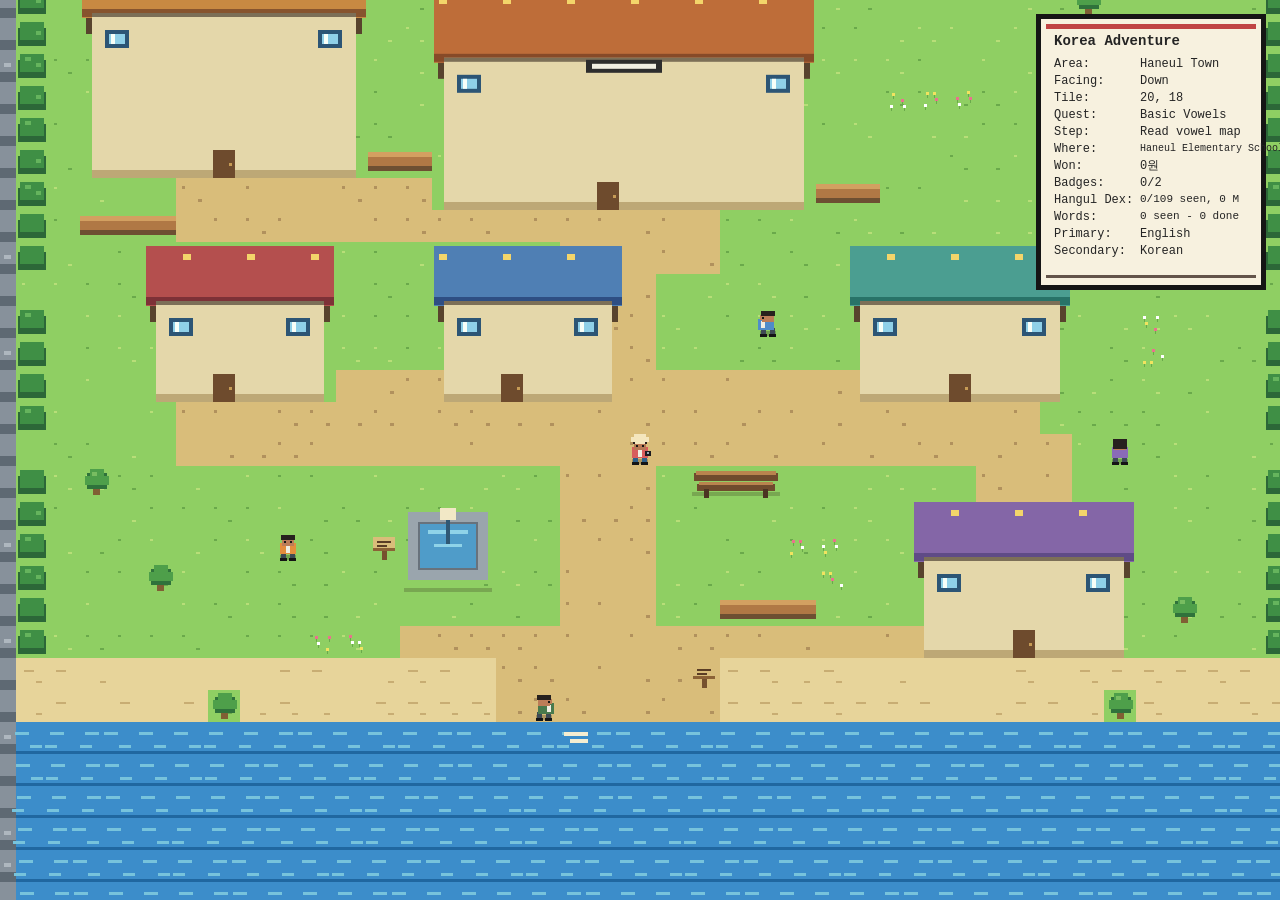
<file: index.html>
<!doctype html>
<html lang="en">
  <head>
    <meta charset="UTF-8" />
    <meta name="viewport" content="width=device-width, initial-scale=1.0" />
    <title>Korea Adventure</title>
    <link rel="stylesheet" href="src/styles.css" />
  </head>
  <body>
    <canvas id="game" aria-label="Korea Adventure town map" role="img"></canvas>
    <!-- CHAPTER PACKS -->
    <script src="data/drills/start-town.js"></script>
    <script src="data/drills/trail-1.js"></script>
    <script src="data/drills/town-2.js"></script>
    <script src="data/drills/trail-2.js"></script>
    <script src="data/drills/town-3.js"></script>
    <!-- STORY PACKS -->
    <!-- CORE ENGINE -->
    <script src="src/tts.js"></script>
    <script src="src/core/constants.js"></script>
    <script src="src/core/text.js"></script>
    <script src="src/core/audio.js"></script>
    <script src="src/core/speech.js"></script>
    <script src="src/core/hangul.js"></script>
    <script src="src/core/words.js"></script>
    <script src="src/core/drills.js"></script>
    <script src="src/core/quests.js"></script>
    <script src="src/core/economy.js"></script>
    <script src="src/core/save.js"></script>
    <script src="src/core/interactions.js"></script>
    <script src="src/world/helpers.js"></script>
    <!-- WORLD SCENES -->
    <script src="src/world/town1.js"></script>
    <script src="src/world/trail1.js"></script>
    <script src="src/world/town2.js"></script>
    <script src="src/world/trail2.js"></script>
    <script src="src/world/town3.js"></script>
    <!-- RENDERERS -->
    <script src="src/render/tiles.js"></script>
    <script src="src/render/objects.js"></script>
    <script src="src/render/buildings.js"></script>
    <script src="src/render/actors.js"></script>
    <!-- UI -->
    <script src="src/ui/widgets.js"></script>
    <script src="src/ui/panels.js"></script>
    <script src="src/ui/menus.js"></script>
    <script src="src/core/loop.js"></script>
  </body>
</html>
</file>
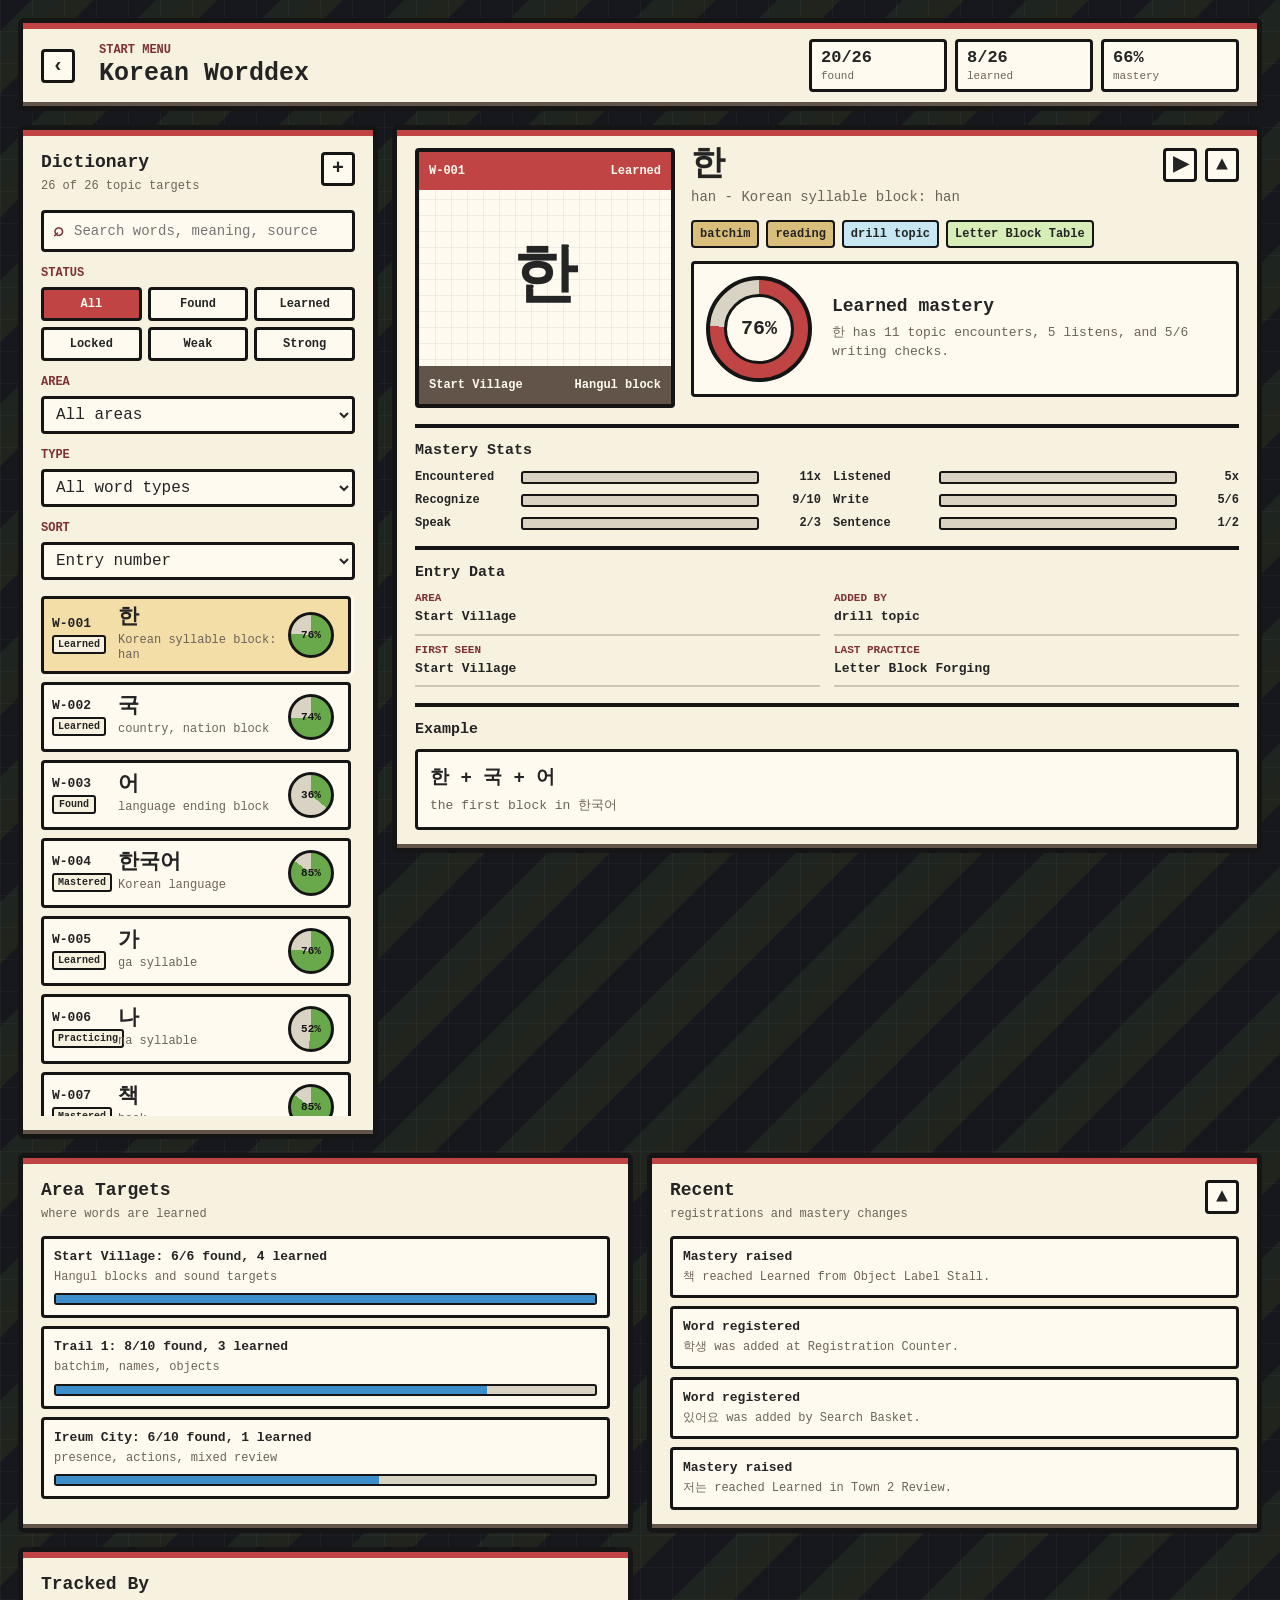
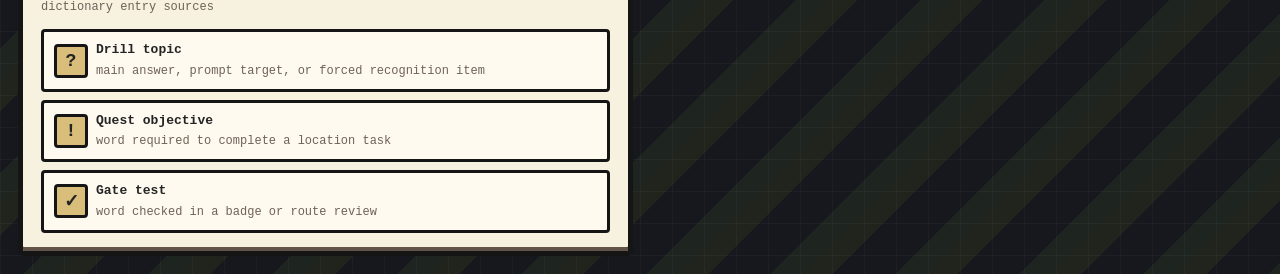
<file: dictionary-prototype.html>
<!doctype html>
<html lang="en">
  <head>
    <meta charset="UTF-8" />
    <meta name="viewport" content="width=device-width, initial-scale=1.0" />
    <title>Korea Adventure Dictionary Prototype</title>
    <style>
      :root {
        --void: #111217;
        --ink: #151515;
        --text: #242424;
        --muted: #6d6258;
        --panel: #f7f1df;
        --paper: #fffaf0;
        --accent: #c04444;
        --accent-dark: #7d3137;
        --line: #63544a;
        --grass: #6aa94b;
        --grass-light: #8fcf63;
        --water: #3c8dca;
        --gold: #d9bd7a;
        --stone: #87919b;
        --radius: 6px;
        --font: "Courier New", "Malgun Gothic", "Segoe UI", monospace;
      }

      * {
        box-sizing: border-box;
      }

      html,
      body {
        width: 100%;
        min-height: 100%;
        margin: 0;
      }

      body {
        color: var(--text);
        font-family: var(--font);
        background:
          linear-gradient(90deg, rgba(255, 250, 240, 0.03) 1px, transparent 1px),
          linear-gradient(0deg, rgba(255, 250, 240, 0.03) 1px, transparent 1px),
          repeating-linear-gradient(
            135deg,
            #17181d 0 22px,
            #1e2420 22px 44px,
            #20241d 44px 66px,
            #17181d 66px 88px
          );
        background-size:
          32px 32px,
          32px 32px,
          auto;
      }

      button,
      input,
      select {
        font: inherit;
      }

      button {
        color: inherit;
      }

      .shell {
        width: min(1500px, 100%);
        min-height: 100vh;
        margin: 0 auto;
        padding: 18px;
        display: grid;
        grid-template-rows: auto 1fr;
        gap: 14px;
      }

      .topBar,
      .panel {
        border: 5px solid var(--ink);
        border-radius: var(--radius);
        background: var(--panel);
        box-shadow:
          inset 0 6px 0 var(--accent),
          inset 0 -4px 0 var(--line);
      }

      .topBar {
        min-height: 82px;
        padding: 16px 18px 14px;
        display: grid;
        grid-template-columns: 42px minmax(190px, 1fr) auto;
        gap: 16px;
        align-items: center;
      }

      .titleBlock {
        min-width: 0;
      }

      .eyebrow {
        display: block;
        margin-bottom: 3px;
        color: var(--accent-dark);
        font-size: 12px;
        font-weight: 700;
        text-transform: uppercase;
      }

      h1,
      h2,
      h3,
      p {
        margin: 0;
      }

      h1 {
        font-size: 25px;
        line-height: 1.1;
        overflow-wrap: anywhere;
      }

      h2 {
        font-size: 18px;
        line-height: 1.15;
      }

      h3 {
        font-size: 15px;
        line-height: 1.2;
      }

      .iconButton {
        width: 34px;
        height: 34px;
        padding: 0;
        display: grid;
        place-items: center;
        border: 3px solid var(--ink);
        border-radius: 4px;
        background: var(--paper);
        font-size: 20px;
        font-weight: 700;
        line-height: 1;
        cursor: pointer;
      }

      .iconButton:hover,
      .iconButton:focus-visible {
        background: var(--gold);
        outline: 3px solid var(--paper);
        outline-offset: 2px;
      }

      .summaryStrip {
        display: grid;
        grid-template-columns: repeat(3, minmax(92px, 1fr));
        gap: 8px;
        min-width: min(430px, 45vw);
      }

      .summaryItem {
        min-height: 40px;
        padding: 7px 9px;
        border: 3px solid var(--ink);
        border-radius: 4px;
        background: var(--paper);
      }

      .summaryItem strong {
        display: block;
        font-size: 17px;
        line-height: 1;
      }

      .summaryItem span {
        display: block;
        margin-top: 4px;
        color: var(--muted);
        font-size: 11px;
      }

      .workspace {
        display: grid;
        grid-template-columns: minmax(294px, 355px) minmax(420px, 1fr) minmax(260px, 315px);
        gap: 14px;
        align-items: start;
      }

      .panel {
        min-width: 0;
        padding: 18px;
      }

      .indexPanel,
      .detailPanel,
      .progressColumn {
        min-height: calc(100vh - 132px);
      }

      .progressColumn {
        display: grid;
        gap: 14px;
      }

      .panelHeader {
        display: flex;
        justify-content: space-between;
        align-items: flex-start;
        gap: 12px;
        padding-top: 4px;
      }

      .panelMeta {
        margin-top: 5px;
        color: var(--muted);
        font-size: 12px;
        line-height: 1.35;
      }

      .searchBox {
        min-height: 42px;
        margin-top: 16px;
        display: grid;
        grid-template-columns: 28px 1fr;
        align-items: center;
        border: 3px solid var(--ink);
        border-radius: 4px;
        background: var(--paper);
      }

      .searchBox span {
        display: grid;
        place-items: center;
        color: var(--accent-dark);
        font-size: 18px;
        font-weight: 700;
      }

      .searchBox input {
        width: 100%;
        min-width: 0;
        height: 100%;
        border: 0;
        outline: 0;
        background: transparent;
        color: var(--text);
        font-size: 14px;
      }

      .controlGroup {
        margin-top: 14px;
      }

      .controlLabel {
        display: block;
        margin-bottom: 7px;
        color: var(--accent-dark);
        font-size: 12px;
        font-weight: 700;
        text-transform: uppercase;
      }

      .segmented {
        display: grid;
        grid-template-columns: repeat(3, minmax(0, 1fr));
        gap: 6px;
      }

      .segmentButton,
      .selectControl {
        min-height: 34px;
        border: 3px solid var(--ink);
        border-radius: 4px;
        background: var(--paper);
        cursor: pointer;
      }

      .segmentButton {
        padding: 6px 6px;
        font-size: 12px;
        font-weight: 700;
      }

      .segmentButton[aria-pressed="true"] {
        background: var(--accent);
        color: var(--paper);
      }

      .selectControl {
        width: 100%;
        min-width: 0;
        padding: 6px 8px;
        color: var(--text);
      }

      .entryList {
        margin-top: 16px;
        display: grid;
        gap: 8px;
        max-height: calc(100vh - 474px);
        min-height: 230px;
        overflow: auto;
        padding-right: 4px;
      }

      .entryRow {
        width: 100%;
        min-height: 70px;
        padding: 8px;
        display: grid;
        grid-template-columns: 58px minmax(0, 1fr) 52px;
        gap: 8px;
        align-items: center;
        border: 3px solid var(--ink);
        border-radius: 4px;
        background: var(--paper);
        text-align: left;
        cursor: pointer;
      }

      .entryRow:hover,
      .entryRow:focus-visible,
      .entryRow.isSelected {
        background: #f3dea8;
        outline: 2px solid var(--paper);
        outline-offset: 1px;
      }

      .entryRow.isLocked {
        color: #595959;
        background: #d9d3c4;
      }

      .entryNumber {
        display: grid;
        gap: 4px;
        justify-items: start;
      }

      .entryNumber strong {
        font-size: 13px;
      }

      .miniStatus {
        min-width: 44px;
        padding: 2px 4px;
        border: 2px solid var(--ink);
        border-radius: 3px;
        background: var(--panel);
        font-size: 10px;
        font-weight: 700;
        text-align: center;
      }

      .entryWord {
        min-width: 0;
      }

      .entryWord strong {
        display: block;
        font-size: 21px;
        line-height: 1.05;
        overflow-wrap: anywhere;
      }

      .entryWord span {
        display: block;
        margin-top: 4px;
        color: var(--muted);
        font-size: 12px;
        line-height: 1.25;
        overflow-wrap: anywhere;
      }

      .miniMeter {
        width: 46px;
        height: 46px;
        display: grid;
        place-items: center;
        border: 3px solid var(--ink);
        border-radius: 50%;
        background:
          conic-gradient(var(--grass) var(--score), #d9d3c4 0),
          var(--paper);
        color: var(--ink);
        font-size: 11px;
        font-weight: 700;
      }

      .emptyState {
        padding: 18px;
        border: 3px solid var(--ink);
        border-radius: 4px;
        background: var(--paper);
        color: var(--muted);
        line-height: 1.35;
      }

      .detailPanel {
        display: grid;
        gap: 16px;
      }

      .detailTop {
        display: grid;
        grid-template-columns: minmax(190px, 260px) minmax(0, 1fr);
        gap: 16px;
        align-items: stretch;
      }

      .wordSeal {
        min-height: 260px;
        display: grid;
        grid-template-rows: auto 1fr auto;
        border: 4px solid var(--ink);
        border-radius: 4px;
        background:
          linear-gradient(90deg, rgba(21, 21, 21, 0.06) 1px, transparent 1px),
          linear-gradient(0deg, rgba(21, 21, 21, 0.06) 1px, transparent 1px),
          var(--paper);
        background-size: 16px 16px;
      }

      .sealHeader,
      .sealFooter {
        min-height: 38px;
        padding: 8px 10px;
        display: flex;
        justify-content: space-between;
        align-items: center;
        gap: 8px;
        background: var(--accent);
        color: var(--paper);
        font-size: 12px;
        font-weight: 700;
      }

      .sealGlyph {
        display: grid;
        place-items: center;
        padding: 18px;
      }

      .sealGlyph strong {
        font-size: 64px;
        line-height: 1;
        text-align: center;
        overflow-wrap: anywhere;
      }

      .sealFooter {
        background: var(--line);
      }

      .wordOverview {
        min-width: 0;
        display: grid;
        align-content: start;
        gap: 13px;
      }

      .wordTitle {
        display: flex;
        align-items: flex-start;
        justify-content: space-between;
        gap: 12px;
      }

      .wordTitleText {
        min-width: 0;
      }

      .wordTitle h2 {
        font-size: 34px;
        line-height: 1.05;
        overflow-wrap: anywhere;
      }

      .wordTitle p {
        margin-top: 4px;
        color: var(--muted);
        font-size: 14px;
        line-height: 1.35;
      }

      .detailActions {
        display: flex;
        gap: 8px;
        flex-wrap: wrap;
        justify-content: flex-end;
      }

      .badgeLine {
        display: flex;
        flex-wrap: wrap;
        gap: 7px;
      }

      .badge {
        min-height: 26px;
        padding: 5px 7px;
        border: 2px solid var(--ink);
        border-radius: 4px;
        background: var(--gold);
        font-size: 12px;
        font-weight: 700;
      }

      .badge.isCool {
        background: #c7e7f2;
      }

      .badge.isGreen {
        background: #d7edb8;
      }

      .badge.isGrey {
        background: #d9d3c4;
      }

      .masteryBlock {
        display: grid;
        grid-template-columns: 112px minmax(0, 1fr);
        gap: 14px;
        align-items: center;
        padding: 12px;
        border: 3px solid var(--ink);
        border-radius: 4px;
        background: var(--paper);
      }

      .masteryDial {
        width: 106px;
        height: 106px;
        display: grid;
        place-items: center;
        border: 4px solid var(--ink);
        border-radius: 50%;
        background:
          conic-gradient(var(--accent) var(--score), var(--gold) 0 75%, #d9d3c4 0),
          var(--paper);
      }

      .masteryDial span {
        width: 70px;
        height: 70px;
        display: grid;
        place-items: center;
        border: 3px solid var(--ink);
        border-radius: 50%;
        background: var(--paper);
        font-size: 20px;
        font-weight: 700;
      }

      .masteryCopy {
        min-width: 0;
        display: grid;
        gap: 8px;
      }

      .masteryCopy strong {
        font-size: 18px;
      }

      .masteryCopy span {
        color: var(--muted);
        font-size: 13px;
        line-height: 1.4;
        overflow-wrap: anywhere;
      }

      .detailSection {
        border-top: 4px solid var(--ink);
        padding-top: 14px;
      }

      .sectionHeader {
        margin-bottom: 10px;
        display: flex;
        justify-content: space-between;
        align-items: center;
        gap: 8px;
      }

      .statList {
        display: grid;
        grid-template-columns: repeat(2, minmax(0, 1fr));
        gap: 9px 12px;
      }

      .statRow {
        min-width: 0;
        display: grid;
        grid-template-columns: 98px minmax(0, 1fr) 54px;
        gap: 8px;
        align-items: center;
      }

      .statLabel {
        min-width: 0;
        font-size: 12px;
        font-weight: 700;
        overflow-wrap: anywhere;
      }

      .barTrack {
        height: 13px;
        border: 2px solid var(--ink);
        border-radius: 3px;
        background: #d9d3c4;
        overflow: hidden;
      }

      .barFill {
        width: var(--value);
        height: 100%;
        background: var(--grass);
      }

      .statValue {
        font-size: 12px;
        font-weight: 700;
        text-align: right;
      }

      .factsGrid {
        display: grid;
        grid-template-columns: repeat(2, minmax(0, 1fr));
        gap: 8px 14px;
      }

      .factItem {
        min-width: 0;
        padding-bottom: 8px;
        border-bottom: 2px solid rgba(99, 84, 74, 0.28);
      }

      .factItem span {
        display: block;
        color: var(--accent-dark);
        font-size: 11px;
        font-weight: 700;
        text-transform: uppercase;
      }

      .factItem strong {
        display: block;
        margin-top: 4px;
        font-size: 13px;
        line-height: 1.35;
        overflow-wrap: anywhere;
      }

      .exampleBox {
        padding: 12px;
        border: 3px solid var(--ink);
        border-radius: 4px;
        background: var(--paper);
      }

      .exampleBox strong {
        display: block;
        margin-bottom: 6px;
        font-size: 19px;
        overflow-wrap: anywhere;
      }

      .exampleBox span {
        color: var(--muted);
        font-size: 13px;
        line-height: 1.35;
      }

      .areaList,
      .eventList,
      .targetList {
        display: grid;
        gap: 8px;
        margin-top: 14px;
      }

      .areaButton {
        width: 100%;
        padding: 10px;
        border: 3px solid var(--ink);
        border-radius: 4px;
        background: var(--paper);
        text-align: left;
        cursor: pointer;
      }

      .areaButton:hover,
      .areaButton:focus-visible {
        background: #f3dea8;
        outline: 2px solid var(--paper);
        outline-offset: 1px;
      }

      .areaButton strong,
      .eventItem strong,
      .targetItem strong {
        display: block;
        font-size: 13px;
        line-height: 1.25;
      }

      .areaButton span,
      .eventItem span,
      .targetItem span {
        display: block;
        margin-top: 4px;
        color: var(--muted);
        font-size: 12px;
        line-height: 1.35;
      }

      .areaMeter {
        height: 12px;
        margin-top: 8px;
        border: 2px solid var(--ink);
        border-radius: 3px;
        background: #d9d3c4;
        overflow: hidden;
      }

      .areaMeter div {
        width: var(--value);
        height: 100%;
        background: var(--water);
      }

      .eventItem,
      .targetItem {
        padding: 10px;
        border: 3px solid var(--ink);
        border-radius: 4px;
        background: var(--paper);
      }

      .targetItem {
        display: grid;
        grid-template-columns: 34px minmax(0, 1fr);
        gap: 8px;
        align-items: center;
      }

      .targetIcon {
        width: 34px;
        height: 34px;
        display: grid;
        place-items: center;
        border: 3px solid var(--ink);
        border-radius: 4px;
        background: var(--gold);
        font-size: 18px;
        font-weight: 700;
      }

      .toastRegion {
        position: fixed;
        right: 18px;
        bottom: 18px;
        z-index: 5;
        width: min(360px, calc(100vw - 36px));
        display: grid;
        gap: 10px;
        pointer-events: none;
      }

      .toast {
        padding: 12px 14px;
        border: 5px solid var(--ink);
        border-radius: var(--radius);
        background: var(--paper);
        box-shadow:
          inset 0 5px 0 var(--accent),
          0 6px 0 rgba(0, 0, 0, 0.25);
        animation: toastIn 180ms ease-out;
      }

      .toast strong {
        display: block;
        font-size: 14px;
      }

      .toast span {
        display: block;
        margin-top: 5px;
        color: var(--muted);
        font-size: 12px;
        line-height: 1.35;
      }

      @keyframes toastIn {
        from {
          transform: translateY(12px);
          opacity: 0;
        }

        to {
          transform: translateY(0);
          opacity: 1;
        }
      }

      @media (max-width: 1320px) {
        .workspace {
          grid-template-columns: minmax(294px, 360px) minmax(0, 1fr);
        }

        .progressColumn {
          grid-column: 1 / -1;
          min-height: auto;
          grid-template-columns: repeat(2, minmax(0, 1fr));
        }

        .indexPanel,
        .detailPanel {
          min-height: auto;
        }

        .entryList {
          max-height: 520px;
        }
      }

      @media (max-width: 820px) {
        .shell {
          padding: 10px;
        }

        .topBar,
        .workspace,
        .detailTop,
        .progressColumn,
        .statList,
        .factsGrid {
          grid-template-columns: 1fr;
        }

        .topBar {
          gap: 10px;
        }

        .summaryStrip {
          min-width: 0;
          grid-template-columns: repeat(3, minmax(0, 1fr));
        }

        .detailActions {
          justify-content: flex-start;
        }

        .wordSeal {
          min-height: 210px;
        }

        .wordTitle {
          display: grid;
        }

        .masteryBlock {
          grid-template-columns: 1fr;
          justify-items: start;
        }
      }

      @media (max-width: 520px) {
        .summaryStrip,
        .segmented {
          grid-template-columns: 1fr;
        }

        .entryRow {
          grid-template-columns: 52px minmax(0, 1fr);
        }

        .miniMeter {
          grid-column: 1 / -1;
          width: 100%;
          height: 28px;
          border-radius: 4px;
          background:
            linear-gradient(90deg, var(--grass) var(--score), #d9d3c4 0),
            var(--paper);
        }

        .statRow {
          grid-template-columns: 84px minmax(0, 1fr) 46px;
        }

        .wordTitle h2 {
          font-size: 28px;
        }
      }
    </style>
  </head>
  <body>
    <main class="shell">
      <header class="topBar" aria-label="Start menu dictionary">
        <button class="iconButton" type="button" title="Back" aria-label="Back">‹</button>
        <div class="titleBlock">
          <span class="eyebrow">Start Menu</span>
          <h1>Korean Worddex</h1>
        </div>
        <div class="summaryStrip" aria-label="Dictionary summary">
          <div class="summaryItem">
            <strong id="summaryFound">0</strong>
            <span>found</span>
          </div>
          <div class="summaryItem">
            <strong id="summaryLearned">0</strong>
            <span>learned</span>
          </div>
          <div class="summaryItem">
            <strong id="summaryMastery">0%</strong>
            <span>mastery</span>
          </div>
        </div>
      </header>

      <section class="workspace">
        <aside class="panel indexPanel" aria-label="Dictionary index">
          <div class="panelHeader">
            <div>
              <h2>Dictionary</h2>
              <p class="panelMeta" id="filterSummary">0 topic targets</p>
            </div>
            <button class="iconButton" id="simulateNew" type="button" title="Register sample word" aria-label="Register sample word">+</button>
          </div>

          <label class="searchBox">
            <span aria-hidden="true">⌕</span>
            <input id="searchInput" type="search" placeholder="Search words, meaning, source" autocomplete="off" />
          </label>

          <div class="controlGroup">
            <span class="controlLabel">Status</span>
            <div class="segmented" aria-label="Status filter">
              <button class="segmentButton" type="button" data-status="all" aria-pressed="true">All</button>
              <button class="segmentButton" type="button" data-status="found" aria-pressed="false">Found</button>
              <button class="segmentButton" type="button" data-status="learned" aria-pressed="false">Learned</button>
              <button class="segmentButton" type="button" data-status="locked" aria-pressed="false">Locked</button>
              <button class="segmentButton" type="button" data-status="weak" aria-pressed="false">Weak</button>
              <button class="segmentButton" type="button" data-status="strong" aria-pressed="false">Strong</button>
            </div>
          </div>

          <div class="controlGroup">
            <label class="controlLabel" for="areaFilter">Area</label>
            <select class="selectControl" id="areaFilter">
              <option value="all">All areas</option>
            </select>
          </div>

          <div class="controlGroup">
            <label class="controlLabel" for="categoryFilter">Type</label>
            <select class="selectControl" id="categoryFilter">
              <option value="all">All word types</option>
            </select>
          </div>

          <div class="controlGroup">
            <label class="controlLabel" for="sortControl">Sort</label>
            <select class="selectControl" id="sortControl">
              <option value="number">Entry number</option>
              <option value="masteryDesc">Highest mastery</option>
              <option value="masteryAsc">Lowest mastery</option>
              <option value="encounters">Most encountered</option>
              <option value="newest">Newest found</option>
              <option value="az">A to Z</option>
            </select>
          </div>

          <div class="entryList" id="entryList" aria-label="Word entries"></div>
        </aside>

        <section class="panel detailPanel" id="detailPanel" aria-label="Selected word detail"></section>

        <aside class="progressColumn">
          <section class="panel" aria-label="Area targets">
            <div class="panelHeader">
              <div>
                <h2>Area Targets</h2>
                <p class="panelMeta">where words are learned</p>
              </div>
            </div>
            <div class="areaList" id="areaList"></div>
          </section>

          <section class="panel" aria-label="Recent registrations">
            <div class="panelHeader">
              <div>
                <h2>Recent</h2>
                <p class="panelMeta">registrations and mastery changes</p>
              </div>
              <button class="iconButton" id="improveSelected" type="button" title="Improve selected word" aria-label="Improve selected word">▲</button>
            </div>
            <div class="eventList" id="eventList"></div>
          </section>

          <section class="panel" aria-label="Registration targets">
            <div class="panelHeader">
              <div>
                <h2>Tracked By</h2>
                <p class="panelMeta">dictionary entry sources</p>
              </div>
            </div>
            <div class="targetList">
              <div class="targetItem">
                <div class="targetIcon">?</div>
                <div>
                  <strong>Drill topic</strong>
                  <span>main answer, prompt target, or forced recognition item</span>
                </div>
              </div>
              <div class="targetItem">
                <div class="targetIcon">!</div>
                <div>
                  <strong>Quest objective</strong>
                  <span>word required to complete a location task</span>
                </div>
              </div>
              <div class="targetItem">
                <div class="targetIcon">✓</div>
                <div>
                  <strong>Gate test</strong>
                  <span>word checked in a badge or route review</span>
                </div>
              </div>
            </div>
          </section>
        </aside>
      </section>
    </main>

    <div class="toastRegion" id="toastRegion" aria-live="polite" aria-atomic="false"></div>

    <script>
      (() => {
        const areas = [
          { id: "start", name: "Start Village", focus: "Hangul blocks and sound targets" },
          { id: "trail1", name: "Trail 1", focus: "batchim, names, objects" },
          { id: "town2", name: "Ireum City", focus: "presence, actions, mixed review" },
        ];

        const entries = [
          {
            id: 1,
            word: "한",
            reading: "han",
            meaning: "Korean syllable block: han",
            type: "Hangul block",
            area: "start",
            source: "Letter Block Table",
            trigger: "drill topic",
            status: "learned",
            firstSeen: "Start Village",
            lastSeen: "Letter Block Forging",
            example: "한 + 국 + 어",
            exampleMeaning: "the first block in 한국어",
            tags: ["batchim", "reading"],
            practice: {
              encounters: 11,
              listen: 5,
              recognize: { correct: 9, attempts: 10 },
              write: { correct: 5, attempts: 6 },
              speak: { correct: 2, attempts: 3 },
              sentence: { correct: 1, attempts: 2 },
            },
          },
          {
            id: 2,
            word: "국",
            reading: "guk",
            meaning: "country, nation block",
            type: "Hangul block",
            area: "start",
            source: "Letter Block Table",
            trigger: "drill topic",
            status: "learned",
            firstSeen: "Start Village",
            lastSeen: "Letter Block Forging",
            example: "한국어",
            exampleMeaning: "Korean language",
            tags: ["batchim", "reading"],
            practice: {
              encounters: 10,
              listen: 4,
              recognize: { correct: 8, attempts: 9 },
              write: { correct: 5, attempts: 6 },
              speak: { correct: 2, attempts: 3 },
              sentence: { correct: 1, attempts: 2 },
            },
          },
          {
            id: 3,
            word: "어",
            reading: "eo",
            meaning: "language ending block",
            type: "Hangul block",
            area: "start",
            source: "Letter Block Table",
            trigger: "drill topic",
            status: "found",
            firstSeen: "Start Village",
            lastSeen: "Letter Block Forging",
            example: "한국어",
            exampleMeaning: "Korean language",
            tags: ["open syllable", "reading"],
            practice: {
              encounters: 4,
              listen: 2,
              recognize: { correct: 3, attempts: 5 },
              write: { correct: 1, attempts: 3 },
              speak: { correct: 1, attempts: 2 },
              sentence: { correct: 0, attempts: 1 },
            },
          },
          {
            id: 4,
            word: "한국어",
            reading: "hangugeo",
            meaning: "Korean language",
            type: "Word",
            area: "start",
            source: "Letter Block Table",
            trigger: "drill topic",
            status: "learned",
            firstSeen: "Start Village",
            lastSeen: "Town 2 Review Table",
            example: "저는 한국어를 배워요.",
            exampleMeaning: "I learn Korean.",
            tags: ["word", "identity"],
            practice: {
              encounters: 12,
              listen: 8,
              recognize: { correct: 10, attempts: 11 },
              write: { correct: 5, attempts: 7 },
              speak: { correct: 3, attempts: 4 },
              sentence: { correct: 3, attempts: 4 },
            },
          },
          {
            id: 5,
            word: "가",
            reading: "ga",
            meaning: "ga syllable",
            type: "Hangul sound",
            area: "start",
            source: "Sound Fountain",
            trigger: "drill topic",
            status: "learned",
            firstSeen: "Start Village",
            lastSeen: "Sound Fountain",
            example: "가 / 카 / 까",
            exampleMeaning: "sound contrast set",
            tags: ["sound", "open syllable"],
            practice: {
              encounters: 15,
              listen: 11,
              recognize: { correct: 14, attempts: 15 },
              write: { correct: 7, attempts: 8 },
              speak: { correct: 5, attempts: 6 },
              sentence: { correct: 0, attempts: 0 },
            },
          },
          {
            id: 6,
            word: "나",
            reading: "na",
            meaning: "na syllable",
            type: "Hangul sound",
            area: "start",
            source: "Sound Fountain",
            trigger: "drill topic",
            status: "found",
            firstSeen: "Start Village",
            lastSeen: "Sound Fountain",
            example: "가 / 나 / 다 / 라",
            exampleMeaning: "basic sound set",
            tags: ["sound", "open syllable"],
            practice: {
              encounters: 6,
              listen: 5,
              recognize: { correct: 4, attempts: 6 },
              write: { correct: 2, attempts: 3 },
              speak: { correct: 1, attempts: 2 },
              sentence: { correct: 0, attempts: 0 },
            },
          },
          {
            id: 7,
            word: "책",
            reading: "chaek",
            meaning: "book",
            type: "Noun",
            area: "trail1",
            source: "Object Label Stall",
            trigger: "drill topic",
            status: "learned",
            firstSeen: "Trail 1",
            lastSeen: "Ireum City Review",
            example: "이건 책이에요.",
            exampleMeaning: "This is a book.",
            tags: ["object", "batchim"],
            practice: {
              encounters: 14,
              listen: 7,
              recognize: { correct: 12, attempts: 14 },
              write: { correct: 8, attempts: 10 },
              speak: { correct: 3, attempts: 4 },
              sentence: { correct: 6, attempts: 7 },
            },
          },
          {
            id: 8,
            word: "물",
            reading: "mul",
            meaning: "water",
            type: "Noun",
            area: "trail1",
            source: "Object Label Stall",
            trigger: "drill topic",
            status: "learned",
            firstSeen: "Trail 1",
            lastSeen: "Ireum City Search Basket",
            example: "물을 마셔요.",
            exampleMeaning: "drinks water",
            tags: ["object", "batchim"],
            practice: {
              encounters: 16,
              listen: 9,
              recognize: { correct: 15, attempts: 16 },
              write: { correct: 9, attempts: 11 },
              speak: { correct: 4, attempts: 5 },
              sentence: { correct: 7, attempts: 8 },
            },
          },
          {
            id: 9,
            word: "가방",
            reading: "gabang",
            meaning: "bag",
            type: "Noun",
            area: "trail1",
            source: "Object Label Stall",
            trigger: "quest objective",
            status: "found",
            firstSeen: "Trail 1",
            lastSeen: "Lost-and-found check",
            example: "가방이 없어요.",
            exampleMeaning: "The bag is missing.",
            tags: ["object", "presence"],
            practice: {
              encounters: 7,
              listen: 4,
              recognize: { correct: 5, attempts: 7 },
              write: { correct: 2, attempts: 5 },
              speak: { correct: 1, attempts: 2 },
              sentence: { correct: 2, attempts: 4 },
            },
          },
          {
            id: 10,
            word: "사과",
            reading: "sagwa",
            meaning: "apple",
            type: "Noun",
            area: "trail1",
            source: "Object Label Stall",
            trigger: "drill topic",
            status: "found",
            firstSeen: "Trail 1",
            lastSeen: "Action Practice Sign",
            example: "사과를 먹어요.",
            exampleMeaning: "eats an apple",
            tags: ["object", "food"],
            practice: {
              encounters: 6,
              listen: 3,
              recognize: { correct: 4, attempts: 6 },
              write: { correct: 2, attempts: 4 },
              speak: { correct: 1, attempts: 2 },
              sentence: { correct: 2, attempts: 4 },
            },
          },
          {
            id: 11,
            word: "문",
            reading: "mun",
            meaning: "door",
            type: "Noun",
            area: "trail1",
            source: "Batchim Bridge",
            trigger: "gate test",
            status: "locked",
            firstSeen: "",
            lastSeen: "",
            example: "저건 문이에요.",
            exampleMeaning: "That over there is a door.",
            tags: ["object", "batchim"],
            practice: emptyPractice(),
          },
          {
            id: 12,
            word: "집",
            reading: "jip",
            meaning: "house",
            type: "Noun",
            area: "trail1",
            source: "Batchim Bridge",
            trigger: "gate test",
            status: "locked",
            firstSeen: "",
            lastSeen: "",
            example: "저건 집이에요.",
            exampleMeaning: "That over there is a house.",
            tags: ["object", "batchim"],
            practice: emptyPractice(),
          },
          {
            id: 13,
            word: "저는",
            reading: "jeoneun",
            meaning: "I, as the topic",
            type: "Grammar chunk",
            area: "trail1",
            source: "Name Card Board",
            trigger: "drill topic",
            status: "learned",
            firstSeen: "Trail 1",
            lastSeen: "Town 2 Review Table",
            example: "저는 민수예요.",
            exampleMeaning: "I am Minsu.",
            tags: ["topic", "sentence chunk"],
            practice: {
              encounters: 18,
              listen: 6,
              recognize: { correct: 16, attempts: 18 },
              write: { correct: 7, attempts: 9 },
              speak: { correct: 4, attempts: 5 },
              sentence: { correct: 9, attempts: 10 },
            },
          },
          {
            id: 14,
            word: "민수",
            reading: "Minsu",
            meaning: "name: Minsu",
            type: "Name",
            area: "trail1",
            source: "Name Card Board",
            trigger: "drill topic",
            status: "found",
            firstSeen: "Trail 1",
            lastSeen: "Name Card Board",
            example: "저는 민수예요.",
            exampleMeaning: "I am Minsu.",
            tags: ["name"],
            practice: {
              encounters: 5,
              listen: 3,
              recognize: { correct: 4, attempts: 5 },
              write: { correct: 1, attempts: 3 },
              speak: { correct: 1, attempts: 2 },
              sentence: { correct: 2, attempts: 3 },
            },
          },
          {
            id: 15,
            word: "지우",
            reading: "Jiu",
            meaning: "name: Jiu",
            type: "Name",
            area: "trail1",
            source: "Name Card Board",
            trigger: "drill topic",
            status: "found",
            firstSeen: "Trail 1",
            lastSeen: "Name Card Board",
            example: "저는 지우예요.",
            exampleMeaning: "I am Jiu.",
            tags: ["name"],
            practice: {
              encounters: 4,
              listen: 3,
              recognize: { correct: 3, attempts: 4 },
              write: { correct: 1, attempts: 2 },
              speak: { correct: 1, attempts: 2 },
              sentence: { correct: 2, attempts: 3 },
            },
          },
          {
            id: 16,
            word: "하나",
            reading: "Hana",
            meaning: "name: Hana, one",
            type: "Name",
            area: "trail1",
            source: "Name Card Board",
            trigger: "drill topic",
            status: "found",
            firstSeen: "Trail 1",
            lastSeen: "Name Card Board",
            example: "저는 하나예요.",
            exampleMeaning: "I am Hana.",
            tags: ["name"],
            practice: {
              encounters: 5,
              listen: 3,
              recognize: { correct: 4, attempts: 5 },
              write: { correct: 2, attempts: 3 },
              speak: { correct: 1, attempts: 2 },
              sentence: { correct: 2, attempts: 3 },
            },
          },
          {
            id: 17,
            word: "학생",
            reading: "haksaeng",
            meaning: "student",
            type: "Noun",
            area: "town2",
            source: "Registration Counter",
            trigger: "drill topic",
            status: "found",
            firstSeen: "Ireum City",
            lastSeen: "Registration Counter",
            example: "저는 학생이에요.",
            exampleMeaning: "I am a student.",
            tags: ["role", "identity"],
            practice: {
              encounters: 5,
              listen: 3,
              recognize: { correct: 3, attempts: 5 },
              write: { correct: 1, attempts: 3 },
              speak: { correct: 1, attempts: 2 },
              sentence: { correct: 2, attempts: 4 },
            },
          },
          {
            id: 18,
            word: "선생님",
            reading: "seonsaengnim",
            meaning: "teacher",
            type: "Noun",
            area: "town2",
            source: "Registration Counter",
            trigger: "drill topic",
            status: "locked",
            firstSeen: "",
            lastSeen: "",
            example: "저는 선생님이에요.",
            exampleMeaning: "I am a teacher.",
            tags: ["role", "identity"],
            practice: emptyPractice(),
          },
          {
            id: 19,
            word: "있어요",
            reading: "isseoyo",
            meaning: "there is, have",
            type: "Verb phrase",
            area: "town2",
            source: "Search Basket",
            trigger: "quest objective",
            status: "found",
            firstSeen: "Ireum City",
            lastSeen: "Search Basket",
            example: "물이 있어요.",
            exampleMeaning: "There is water.",
            tags: ["presence", "verb"],
            practice: {
              encounters: 7,
              listen: 5,
              recognize: { correct: 5, attempts: 7 },
              write: { correct: 2, attempts: 4 },
              speak: { correct: 1, attempts: 2 },
              sentence: { correct: 3, attempts: 5 },
            },
          },
          {
            id: 20,
            word: "없어요",
            reading: "eopseoyo",
            meaning: "there is not, do not have",
            type: "Verb phrase",
            area: "town2",
            source: "Search Basket",
            trigger: "quest objective",
            status: "found",
            firstSeen: "Ireum City",
            lastSeen: "Search Basket",
            example: "가방이 없어요.",
            exampleMeaning: "The bag is missing.",
            tags: ["presence", "verb"],
            practice: {
              encounters: 6,
              listen: 4,
              recognize: { correct: 4, attempts: 6 },
              write: { correct: 1, attempts: 4 },
              speak: { correct: 1, attempts: 2 },
              sentence: { correct: 3, attempts: 5 },
            },
          },
          {
            id: 21,
            word: "읽어요",
            reading: "ilgeoyo",
            meaning: "reads",
            type: "Verb phrase",
            area: "town2",
            source: "Action Practice Sign",
            trigger: "drill topic",
            status: "learned",
            firstSeen: "Ireum City",
            lastSeen: "Action Park Board",
            example: "책을 읽어요.",
            exampleMeaning: "reads a book",
            tags: ["action", "verb"],
            practice: {
              encounters: 11,
              listen: 7,
              recognize: { correct: 10, attempts: 11 },
              write: { correct: 5, attempts: 7 },
              speak: { correct: 3, attempts: 4 },
              sentence: { correct: 6, attempts: 7 },
            },
          },
          {
            id: 22,
            word: "마셔요",
            reading: "masyeoyo",
            meaning: "drinks",
            type: "Verb phrase",
            area: "town2",
            source: "Action Practice Sign",
            trigger: "drill topic",
            status: "found",
            firstSeen: "Ireum City",
            lastSeen: "Action Park Board",
            example: "물을 마셔요.",
            exampleMeaning: "drinks water",
            tags: ["action", "verb"],
            practice: {
              encounters: 8,
              listen: 5,
              recognize: { correct: 6, attempts: 8 },
              write: { correct: 2, attempts: 5 },
              speak: { correct: 1, attempts: 2 },
              sentence: { correct: 3, attempts: 5 },
            },
          },
          {
            id: 23,
            word: "먹어요",
            reading: "meogeoyo",
            meaning: "eats",
            type: "Verb phrase",
            area: "town2",
            source: "Action Practice Sign",
            trigger: "drill topic",
            status: "locked",
            firstSeen: "",
            lastSeen: "",
            example: "사과를 먹어요.",
            exampleMeaning: "eats an apple",
            tags: ["action", "verb"],
            practice: emptyPractice(),
          },
          {
            id: 24,
            word: "이건",
            reading: "igeon",
            meaning: "this thing",
            type: "Grammar chunk",
            area: "town2",
            source: "Object Label Stall",
            trigger: "drill topic",
            status: "found",
            firstSeen: "Ireum City",
            lastSeen: "Object Label Stall",
            example: "이건 책이에요.",
            exampleMeaning: "This thing is a book.",
            tags: ["demonstrative", "sentence chunk"],
            practice: {
              encounters: 8,
              listen: 4,
              recognize: { correct: 6, attempts: 8 },
              write: { correct: 3, attempts: 5 },
              speak: { correct: 1, attempts: 2 },
              sentence: { correct: 4, attempts: 6 },
            },
          },
          {
            id: 25,
            word: "그건",
            reading: "geugeon",
            meaning: "that thing near you, known thing",
            type: "Grammar chunk",
            area: "town2",
            source: "Object Label Stall",
            trigger: "drill topic",
            status: "locked",
            firstSeen: "",
            lastSeen: "",
            example: "그건 물이에요.",
            exampleMeaning: "That is water.",
            tags: ["demonstrative", "sentence chunk"],
            practice: emptyPractice(),
          },
          {
            id: 26,
            word: "저건",
            reading: "jeogeon",
            meaning: "that thing over there",
            type: "Grammar chunk",
            area: "town2",
            source: "Object Label Stall",
            trigger: "drill topic",
            status: "locked",
            firstSeen: "",
            lastSeen: "",
            example: "저건 가방이에요.",
            exampleMeaning: "That over there is a bag.",
            tags: ["demonstrative", "sentence chunk"],
            practice: emptyPractice(),
          },
        ];

        const eventLog = [
          { kind: "learned", title: "Mastery raised", line: "책 reached Learned from Object Label Stall." },
          { kind: "found", title: "Word registered", line: "학생 was added at Registration Counter." },
          { kind: "found", title: "Word registered", line: "있어요 was added by Search Basket." },
          { kind: "learned", title: "Mastery raised", line: "저는 reached Learned in Town 2 Review." },
        ];

        const state = {
          selectedId: entries.find((entry) => entry.status !== "locked").id,
          status: "all",
          area: "all",
          category: "all",
          sort: "number",
          search: "",
        };

        const elements = {
          summaryFound: document.getElementById("summaryFound"),
          summaryLearned: document.getElementById("summaryLearned"),
          summaryMastery: document.getElementById("summaryMastery"),
          filterSummary: document.getElementById("filterSummary"),
          searchInput: document.getElementById("searchInput"),
          areaFilter: document.getElementById("areaFilter"),
          categoryFilter: document.getElementById("categoryFilter"),
          sortControl: document.getElementById("sortControl"),
          entryList: document.getElementById("entryList"),
          detailPanel: document.getElementById("detailPanel"),
          areaList: document.getElementById("areaList"),
          eventList: document.getElementById("eventList"),
          simulateNew: document.getElementById("simulateNew"),
          improveSelected: document.getElementById("improveSelected"),
          toastRegion: document.getElementById("toastRegion"),
        };

        function emptyPractice() {
          return {
            encounters: 0,
            listen: 0,
            recognize: { correct: 0, attempts: 0 },
            write: { correct: 0, attempts: 0 },
            speak: { correct: 0, attempts: 0 },
            sentence: { correct: 0, attempts: 0 },
          };
        }

        function escapeHtml(value) {
          return String(value)
            .replaceAll("&", "&amp;")
            .replaceAll("<", "&lt;")
            .replaceAll(">", "&gt;")
            .replaceAll('"', "&quot;")
            .replaceAll("'", "&#039;");
        }

        function areaName(areaId) {
          return areas.find((area) => area.id === areaId)?.name || areaId;
        }

        function percent(correct, attempts) {
          return attempts > 0 ? Math.round((correct / attempts) * 100) : 0;
        }

        function cappedPercent(value, cap) {
          return Math.min(100, Math.round((value / cap) * 100));
        }

        function masteryScore(entry) {
          if (entry.status === "locked") return 0;

          const p = entry.practice;
          return Math.round(
            percent(p.recognize.correct, p.recognize.attempts) * 0.28 +
              cappedPercent(p.listen, 8) * 0.14 +
              percent(p.write.correct, p.write.attempts) * 0.2 +
              percent(p.speak.correct, p.speak.attempts) * 0.1 +
              percent(p.sentence.correct, p.sentence.attempts) * 0.18 +
              cappedPercent(p.encounters, 10) * 0.1,
          );
        }

        function masteryTier(entry) {
          if (entry.status === "locked") return "Locked";
          const score = masteryScore(entry);
          if (score >= 85) return "Mastered";
          if (score >= 68) return "Learned";
          if (score >= 42) return "Practicing";
          return "Found";
        }

        function isLearned(entry) {
          return entry.status !== "locked" && masteryScore(entry) >= 68;
        }

        function isStrong(entry) {
          return entry.status !== "locked" && masteryScore(entry) >= 75;
        }

        function isWeak(entry) {
          return entry.status !== "locked" && masteryScore(entry) < 55;
        }

        function displayWord(entry) {
          return entry.status === "locked" ? "????" : entry.word;
        }

        function displayMeaning(entry) {
          return entry.status === "locked" ? "Unknown target" : entry.meaning;
        }

        function entrySearchBlob(entry) {
          return [
            entry.word,
            entry.reading,
            entry.meaning,
            entry.type,
            areaName(entry.area),
            entry.source,
            entry.trigger,
            entry.tags.join(" "),
          ]
            .join(" ")
            .toLowerCase();
        }

        function matchesFilters(entry) {
          if (state.area !== "all" && entry.area !== state.area) return false;
          if (state.category !== "all" && entry.type !== state.category) return false;

          if (state.status === "found" && entry.status === "locked") return false;
          if (state.status === "learned" && !isLearned(entry)) return false;
          if (state.status === "locked" && entry.status !== "locked") return false;
          if (state.status === "weak" && !isWeak(entry)) return false;
          if (state.status === "strong" && !isStrong(entry)) return false;

          if (state.search.trim()) {
            return entrySearchBlob(entry).includes(state.search.trim().toLowerCase());
          }

          return true;
        }

        function sortedEntries(list) {
          const copy = [...list];
          copy.sort((a, b) => {
            if (state.sort === "masteryDesc") return masteryScore(b) - masteryScore(a) || a.id - b.id;
            if (state.sort === "masteryAsc") return masteryScore(a) - masteryScore(b) || a.id - b.id;
            if (state.sort === "encounters") return b.practice.encounters - a.practice.encounters || a.id - b.id;
            if (state.sort === "newest") {
              const aSeen = a.status === "locked" ? 0 : a.id;
              const bSeen = b.status === "locked" ? 0 : b.id;
              return bSeen - aSeen || a.id - b.id;
            }
            if (state.sort === "az") return displayWord(a).localeCompare(displayWord(b), "ko") || a.id - b.id;
            return a.id - b.id;
          });
          return copy;
        }

        function renderSummary() {
          const found = entries.filter((entry) => entry.status !== "locked").length;
          const learned = entries.filter(isLearned).length;
          const unlocked = entries.filter((entry) => entry.status !== "locked");
          const averageMastery = unlocked.length
            ? Math.round(unlocked.reduce((sum, entry) => sum + masteryScore(entry), 0) / unlocked.length)
            : 0;

          elements.summaryFound.textContent = `${found}/${entries.length}`;
          elements.summaryLearned.textContent = `${learned}/${entries.length}`;
          elements.summaryMastery.textContent = `${averageMastery}%`;
        }

        function renderFilters() {
          const activeEntries = sortedEntries(entries.filter(matchesFilters));
          elements.filterSummary.textContent = `${activeEntries.length} of ${entries.length} topic targets`;

          document.querySelectorAll("[data-status]").forEach((button) => {
            button.setAttribute("aria-pressed", String(button.dataset.status === state.status));
          });
        }

        function renderEntryList() {
          const visibleEntries = sortedEntries(entries.filter(matchesFilters));
          if (!visibleEntries.length) {
            elements.entryList.innerHTML = '<div class="emptyState">No entries match these filters.</div>';
            return;
          }

          elements.entryList.innerHTML = visibleEntries
            .map((entry) => {
              const score = masteryScore(entry);
              const selected = entry.id === state.selectedId;
              const status = masteryTier(entry);
              return `
                <button class="entryRow ${selected ? "isSelected" : ""} ${entry.status === "locked" ? "isLocked" : ""}" type="button" data-entry-id="${entry.id}">
                  <span class="entryNumber">
                    <strong>W-${String(entry.id).padStart(3, "0")}</strong>
                    <span class="miniStatus">${escapeHtml(status)}</span>
                  </span>
                  <span class="entryWord">
                    <strong>${escapeHtml(displayWord(entry))}</strong>
                    <span>${escapeHtml(displayMeaning(entry))}</span>
                  </span>
                  <span class="miniMeter" style="--score: ${score}%">${score}%</span>
                </button>
              `;
            })
            .join("");
        }

        function statRows(entry) {
          const p = entry.practice;
          return [
            { label: "Encountered", value: p.encounters, percent: cappedPercent(p.encounters, 10), raw: `${p.encounters}x` },
            { label: "Listened", value: p.listen, percent: cappedPercent(p.listen, 8), raw: `${p.listen}x` },
            {
              label: "Recognize",
              value: p.recognize.correct,
              percent: percent(p.recognize.correct, p.recognize.attempts),
              raw: `${p.recognize.correct}/${p.recognize.attempts}`,
            },
            {
              label: "Write",
              value: p.write.correct,
              percent: percent(p.write.correct, p.write.attempts),
              raw: `${p.write.correct}/${p.write.attempts}`,
            },
            {
              label: "Speak",
              value: p.speak.correct,
              percent: percent(p.speak.correct, p.speak.attempts),
              raw: `${p.speak.correct}/${p.speak.attempts}`,
            },
            {
              label: "Sentence",
              value: p.sentence.correct,
              percent: percent(p.sentence.correct, p.sentence.attempts),
              raw: `${p.sentence.correct}/${p.sentence.attempts}`,
            },
          ];
        }

        function renderDetail() {
          const entry = entries.find((item) => item.id === state.selectedId) || entries[0];
          const score = masteryScore(entry);
          const locked = entry.status === "locked";
          const status = masteryTier(entry);
          const tags = locked ? ["hidden target"] : entry.tags;

          elements.detailPanel.innerHTML = `
            <div class="detailTop">
              <div class="wordSeal">
                <div class="sealHeader">
                  <span>W-${String(entry.id).padStart(3, "0")}</span>
                  <span>${escapeHtml(status)}</span>
                </div>
                <div class="sealGlyph">
                  <strong>${escapeHtml(displayWord(entry))}</strong>
                </div>
                <div class="sealFooter">
                  <span>${escapeHtml(areaName(entry.area))}</span>
                  <span>${escapeHtml(entry.type)}</span>
                </div>
              </div>

              <div class="wordOverview">
                <div class="wordTitle">
                  <div class="wordTitleText">
                    <h2>${escapeHtml(displayWord(entry))}</h2>
                    <p>${locked ? "Locked entry" : `${escapeHtml(entry.reading)} - ${escapeHtml(entry.meaning)}`}</p>
                  </div>
                  <div class="detailActions">
                    <button class="iconButton" type="button" data-action="play" title="Listen" aria-label="Listen" ${locked ? "disabled" : ""}>▶</button>
                    <button class="iconButton" type="button" data-action="practice" title="Practice result" aria-label="Practice result" ${locked ? "disabled" : ""}>▲</button>
                  </div>
                </div>

                <div class="badgeLine">
                  ${tags.map((tag) => `<span class="badge">${escapeHtml(tag)}</span>`).join("")}
                  <span class="badge isCool">${escapeHtml(entry.trigger)}</span>
                  <span class="badge isGreen">${escapeHtml(entry.source)}</span>
                </div>

                <div class="masteryBlock">
                  <div class="masteryDial" style="--score: ${score}%"><span>${score}%</span></div>
                  <div class="masteryCopy">
                    <strong>${escapeHtml(status)} mastery</strong>
                    <span>${masteryLine(entry)}</span>
                  </div>
                </div>
              </div>
            </div>

            <div class="detailSection">
              <div class="sectionHeader">
                <h3>Mastery Stats</h3>
              </div>
              <div class="statList">
                ${statRows(entry)
                  .map(
                    (stat) => `
                    <div class="statRow">
                      <span class="statLabel">${escapeHtml(stat.label)}</span>
                      <span class="barTrack"><span class="barFill" style="--value: ${stat.percent}%"></span></span>
                      <span class="statValue">${escapeHtml(stat.raw)}</span>
                    </div>
                  `,
                  )
                  .join("")}
              </div>
            </div>

            <div class="detailSection">
              <div class="sectionHeader">
                <h3>Entry Data</h3>
              </div>
              <div class="factsGrid">
                <div class="factItem">
                  <span>Area</span>
                  <strong>${escapeHtml(areaName(entry.area))}</strong>
                </div>
                <div class="factItem">
                  <span>Added By</span>
                  <strong>${escapeHtml(entry.trigger)}</strong>
                </div>
                <div class="factItem">
                  <span>First Seen</span>
                  <strong>${locked ? "Not registered" : escapeHtml(entry.firstSeen)}</strong>
                </div>
                <div class="factItem">
                  <span>Last Practice</span>
                  <strong>${locked ? "Not registered" : escapeHtml(entry.lastSeen)}</strong>
                </div>
              </div>
            </div>

            <div class="detailSection">
              <div class="sectionHeader">
                <h3>Example</h3>
              </div>
              <div class="exampleBox">
                <strong>${locked ? "????" : escapeHtml(entry.example)}</strong>
                <span>${locked ? "Complete the related topic event to reveal this entry." : escapeHtml(entry.exampleMeaning)}</span>
              </div>
            </div>
          `;
        }

        function masteryLine(entry) {
          if (entry.status === "locked") return "This target exists in the area plan but has not been registered yet.";
          const p = entry.practice;
          return `${entry.word} has ${p.encounters} topic encounters, ${p.listen} listens, and ${p.write.correct}/${p.write.attempts} writing checks.`;
        }

        function renderAreaList() {
          elements.areaList.innerHTML = areas
            .map((area) => {
              const areaEntries = entries.filter((entry) => entry.area === area.id);
              const found = areaEntries.filter((entry) => entry.status !== "locked").length;
              const learned = areaEntries.filter(isLearned).length;
              const total = areaEntries.length;
              const progress = total ? Math.round((found / total) * 100) : 0;
              return `
                <button class="areaButton" type="button" data-area-id="${area.id}">
                  <strong>${escapeHtml(area.name)}: ${found}/${total} found, ${learned} learned</strong>
                  <span>${escapeHtml(area.focus)}</span>
                  <div class="areaMeter" aria-hidden="true"><div style="--value: ${progress}%"></div></div>
                </button>
              `;
            })
            .join("");
        }

        function renderEvents() {
          elements.eventList.innerHTML = eventLog
            .slice(0, 5)
            .map(
              (event) => `
                <div class="eventItem">
                  <strong>${escapeHtml(event.title)}</strong>
                  <span>${escapeHtml(event.line)}</span>
                </div>
              `,
            )
            .join("");
        }

        function renderOptions() {
          areas.forEach((area) => {
            const option = document.createElement("option");
            option.value = area.id;
            option.textContent = area.name;
            elements.areaFilter.append(option);
          });

          [...new Set(entries.map((entry) => entry.type))]
            .sort()
            .forEach((type) => {
              const option = document.createElement("option");
              option.value = type;
              option.textContent = type;
              elements.categoryFilter.append(option);
            });
        }

        function renderAll() {
          renderSummary();
          renderFilters();
          renderEntryList();
          renderDetail();
          renderAreaList();
          renderEvents();
        }

        function addEvent(title, line, toastTitle = title) {
          eventLog.unshift({ title, line });
          showToast(toastTitle, line);
          renderEvents();
        }

        function showToast(title, line) {
          const toast = document.createElement("div");
          toast.className = "toast";
          toast.innerHTML = `<strong>${escapeHtml(title)}</strong><span>${escapeHtml(line)}</span>`;
          elements.toastRegion.prepend(toast);
          window.setTimeout(() => {
            toast.remove();
          }, 4200);
        }

        function registerNextLockedWord() {
          const next = entries.find((entry) => entry.status === "locked");
          if (!next) {
            showToast("Dictionary full", "All sample targets are already registered.");
            return;
          }

          next.status = "found";
          next.firstSeen = areaName(next.area);
          next.lastSeen = next.source;
          next.practice = {
            encounters: 1,
            listen: 0,
            recognize: { correct: 1, attempts: 1 },
            write: { correct: 0, attempts: 0 },
            speak: { correct: 0, attempts: 0 },
            sentence: { correct: 0, attempts: 0 },
          };
          state.selectedId = next.id;
          state.status = "all";
          state.area = "all";
          state.category = "all";
          state.search = "";
          elements.areaFilter.value = "all";
          elements.categoryFilter.value = "all";
          elements.searchInput.value = "";
          addEvent("Word registered", `${next.word} was added by ${next.source}.`, "New word registered");
          renderAll();
        }

        function improveEntry(entry) {
          if (!entry || entry.status === "locked") return;
          const p = entry.practice;
          p.encounters += 1;
          p.listen += 1;
          p.recognize.attempts += 1;
          p.recognize.correct += 1;
          p.write.attempts += 1;
          p.write.correct += 1;
          p.speak.attempts += 1;
          p.speak.correct += 1;
          p.sentence.attempts += 1;
          p.sentence.correct += 1;
          entry.lastSeen = "Current review";
          addEvent("Mastery raised", `${entry.word} is now ${masteryTier(entry)} at ${masteryScore(entry)}%.`);
          renderAll();
        }

        function playEntry(entry) {
          if (!entry || entry.status === "locked") return;
          entry.practice.listen += 1;
          entry.lastSeen = "Listening review";

          if ("speechSynthesis" in window) {
            window.speechSynthesis.cancel();
            const utterance = new SpeechSynthesisUtterance(entry.word);
            utterance.lang = "ko-KR";
            utterance.rate = 0.9;
            window.speechSynthesis.speak(utterance);
          }

          addEvent("Listening checked", `${entry.word} listened ${entry.practice.listen} times.`);
          renderAll();
        }

        elements.entryList.addEventListener("click", (event) => {
          const row = event.target.closest("[data-entry-id]");
          if (!row) return;
          state.selectedId = Number(row.dataset.entryId);
          renderAll();
        });

        elements.detailPanel.addEventListener("click", (event) => {
          const actionButton = event.target.closest("[data-action]");
          if (!actionButton) return;
          const entry = entries.find((item) => item.id === state.selectedId);
          if (actionButton.dataset.action === "play") playEntry(entry);
          if (actionButton.dataset.action === "practice") improveEntry(entry);
        });

        elements.areaList.addEventListener("click", (event) => {
          const button = event.target.closest("[data-area-id]");
          if (!button) return;
          state.area = button.dataset.areaId;
          elements.areaFilter.value = state.area;
          renderAll();
        });

        document.querySelectorAll("[data-status]").forEach((button) => {
          button.addEventListener("click", () => {
            state.status = button.dataset.status;
            renderAll();
          });
        });

        function syncSearchFromInput() {
          state.search = elements.searchInput.value;
          renderAll();
        }

        elements.searchInput.addEventListener("input", syncSearchFromInput);
        elements.searchInput.addEventListener("search", syncSearchFromInput);
        elements.searchInput.addEventListener("change", syncSearchFromInput);

        elements.areaFilter.addEventListener("change", () => {
          state.area = elements.areaFilter.value;
          renderAll();
        });

        elements.categoryFilter.addEventListener("change", () => {
          state.category = elements.categoryFilter.value;
          renderAll();
        });

        elements.sortControl.addEventListener("change", () => {
          state.sort = elements.sortControl.value;
          renderAll();
        });

        elements.simulateNew.addEventListener("click", registerNextLockedWord);

        elements.improveSelected.addEventListener("click", () => {
          const entry = entries.find((item) => item.id === state.selectedId);
          if (entry?.status === "locked") {
            showToast("Locked entry", "Register this word before mastery can increase.");
            return;
          }
          improveEntry(entry);
        });

        renderOptions();
        renderAll();
      })();
    </script>
  </body>
</html>
</file>
<file: src/styles.css>
html,
body {
  width: 100%;
  height: 100%;
  margin: 0;
  overflow: hidden;
  background: #17181d;
}

body {
  display: grid;
  place-items: stretch;
}

canvas {
  width: 100vw;
  height: 100vh;
  display: block;
  image-rendering: pixelated;
  image-rendering: crisp-edges;
  outline: none;
}
</file>
